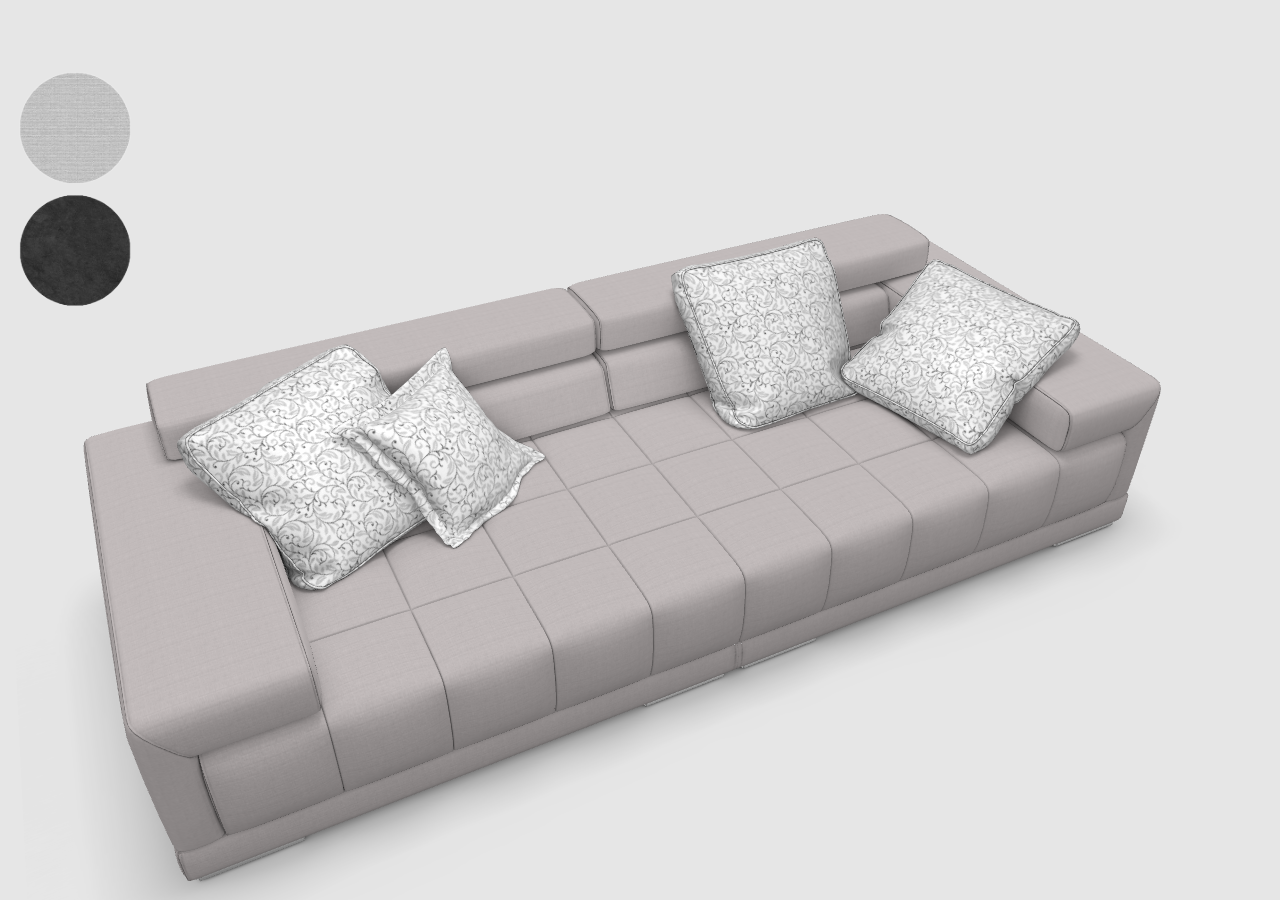
<file: Divan/index.html>
<!doctype html>
<html>
<head>


    scrolling="no" style="border:none">
    <meta name='viewport' content='width=device-width, initial-scale=1, maximum-scale=1, minimum-scale=1, user-scalable=no' />
    <meta charset='utf-8'>
    <link rel="stylesheet" type="text/css" href="styles.css"> 
 <!--    <link rel="stylesheet1" type="text/css" href="cont.css"> -->
    <link rel="manifest" href="manifest.json">
    <style></style>
    <title>Ser</title>
    <script src="playcanvas-stable.min.js"></script>
    <script>
        ASSET_PREFIX = "";
        SCRIPT_PREFIX = "";
        SCENE_PATH = "633222.json";
        CONTEXT_OPTIONS = {
            'antialias': true,
            'alpha': false,
            'preserveDrawingBuffer': false,
            'preferWebGl2': true
        };
        SCRIPTS = [ 13773824, 13773834, 13773826, 13773829, 13774089 ];
        CONFIG_FILENAME = "config.json";
        pc.script.legacy = false;
    </script>
     
    </div> 
</center>
</head>
<body>
    <script src="__start__.js"></script>
    <script src="__loading__.js"></script>
</body>
</html>
</file>
<file: Divan/styles.css>
html {
    height: 100%;
    background-color: #1d292c;
}
body {
    margin: 0;
    max-height: 100%;
    height: 100%;
    overflow: hidden;
    background-color: #1d292c;
    font-family: Helvetica, arial, sans-serif;
    position: relative;
    width: 100%;

    -webkit-tap-highlight-color: transparent;
}

#application-canvas {
    display: block;
    position: absolute;
    top: 0;
    left: 0;
    right: 0;
    bottom: 0;
}
#application-canvas.fill-mode-NONE {
    margin: auto;
}
#application-canvas.fill-mode-KEEP_ASPECT {
    width: 100%;
    height: auto;
    margin: 0;
}
#application-canvas.fill-mode-FILL_WINDOW {
    width: 100%;
    height: 100%;
    margin: 0;
}

canvas:focus {
    outline: none;
}
</file>
<file: Divan/cont.css>
.container { 
       position: absolute; 
       top: 0px; 
       bottom: 0px; 
       left: 0%; 
       right: 0%; 
      } 
.myiframe { 
       position: absolute; 
       top: 10%; 
       left: 0%; 
       height: 10%; 
       width: 100%; 
      }
</file>
